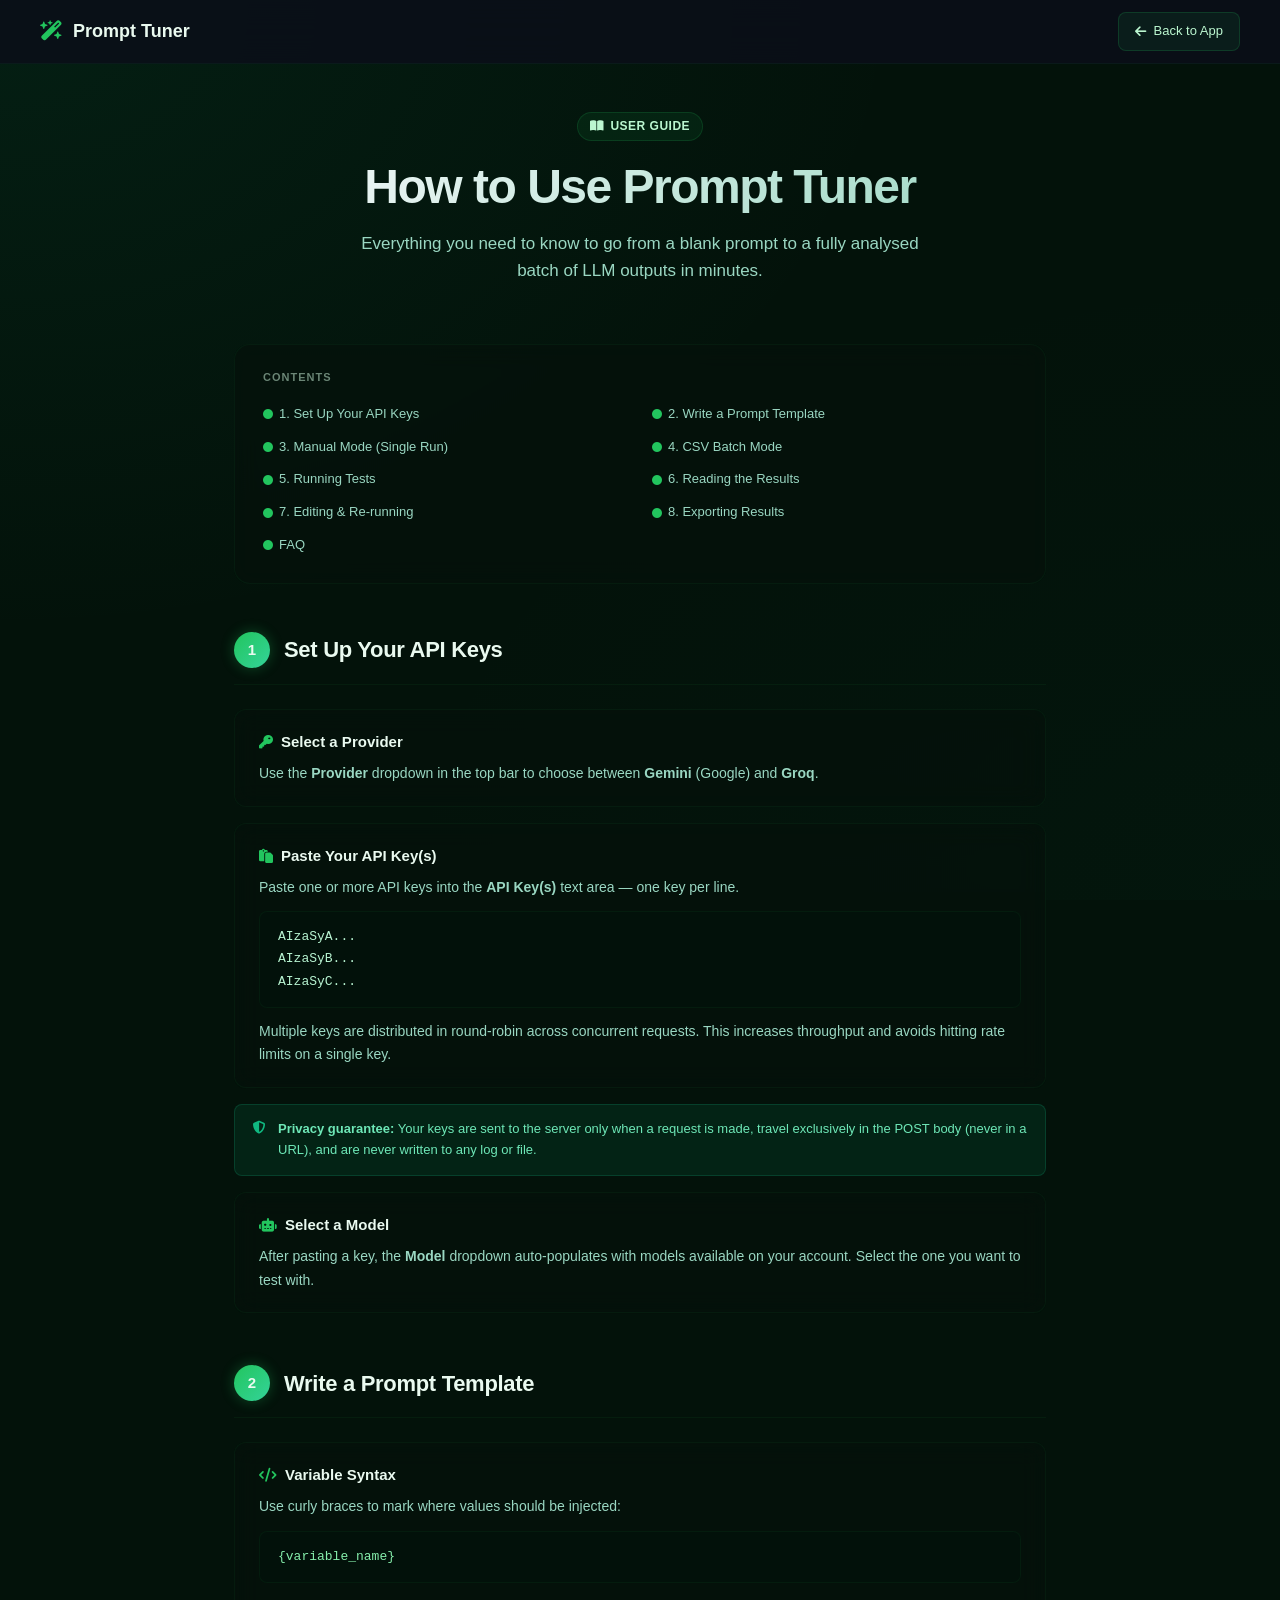
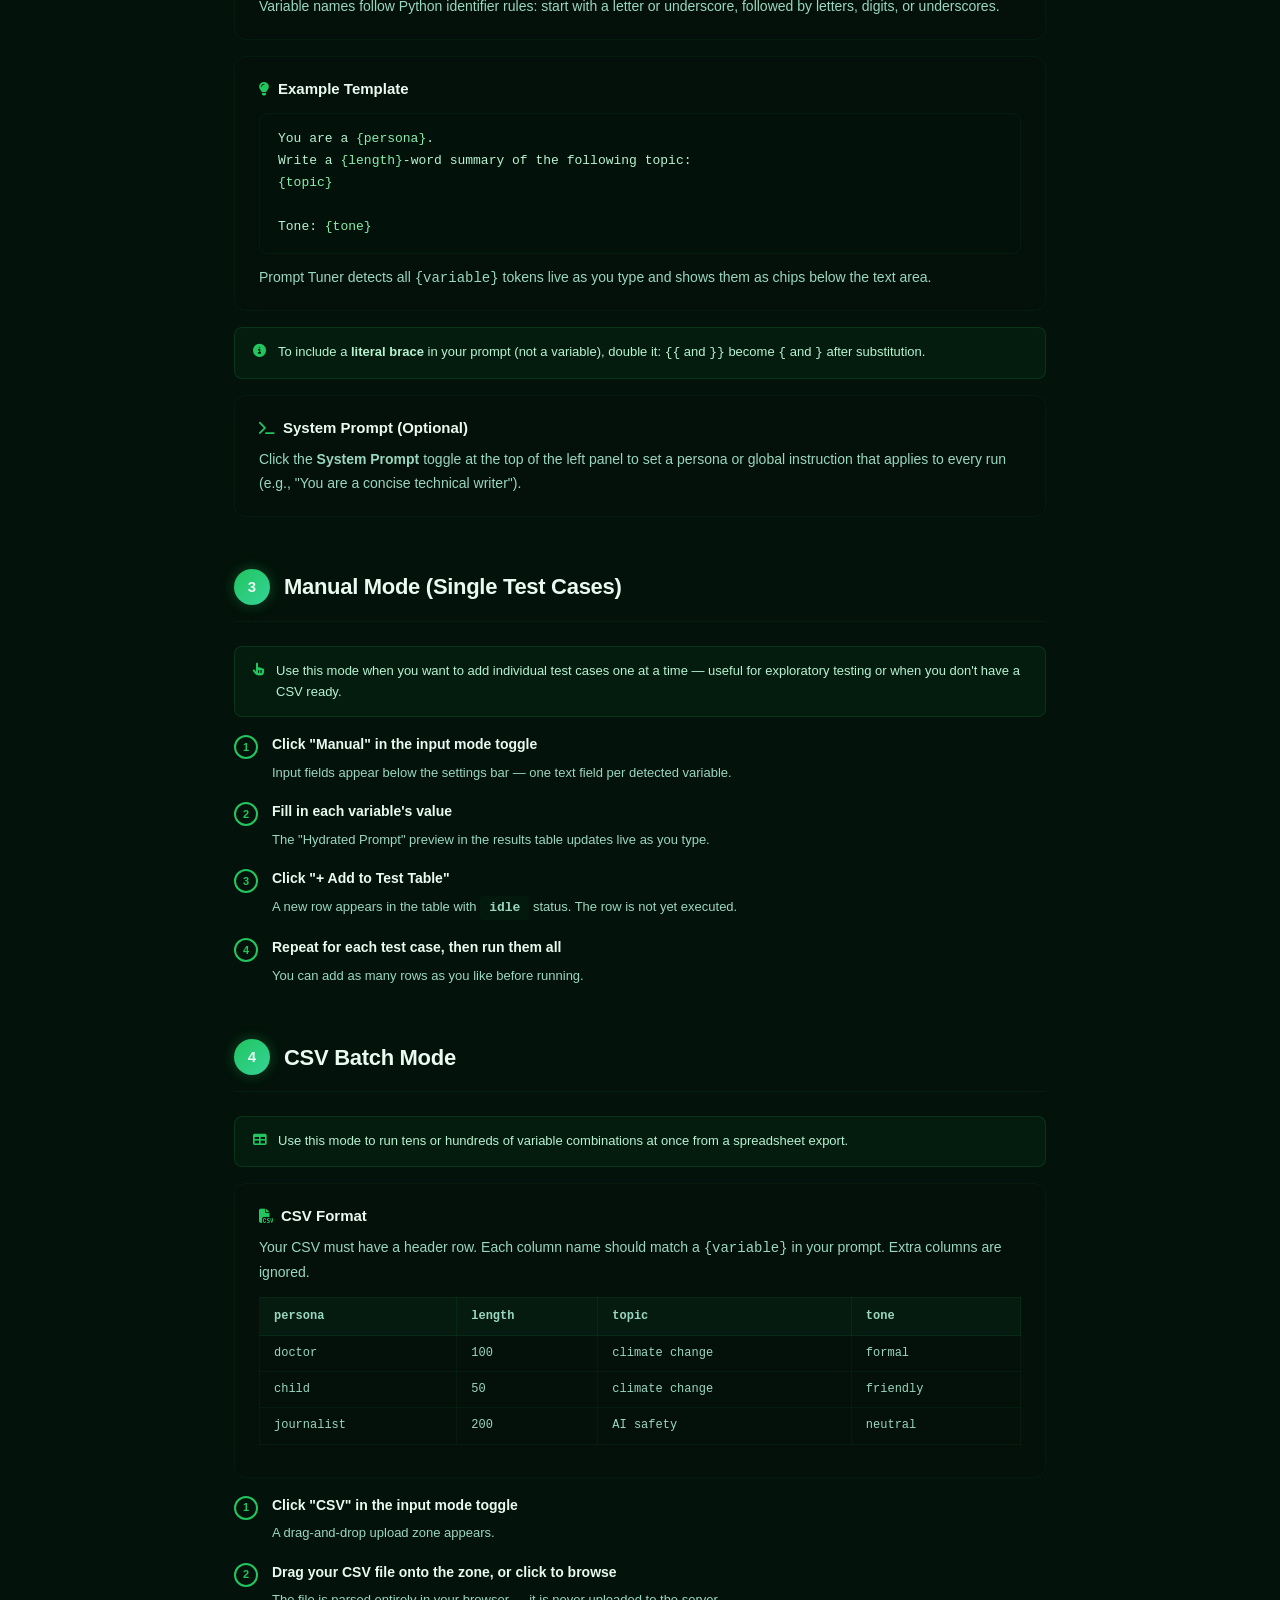
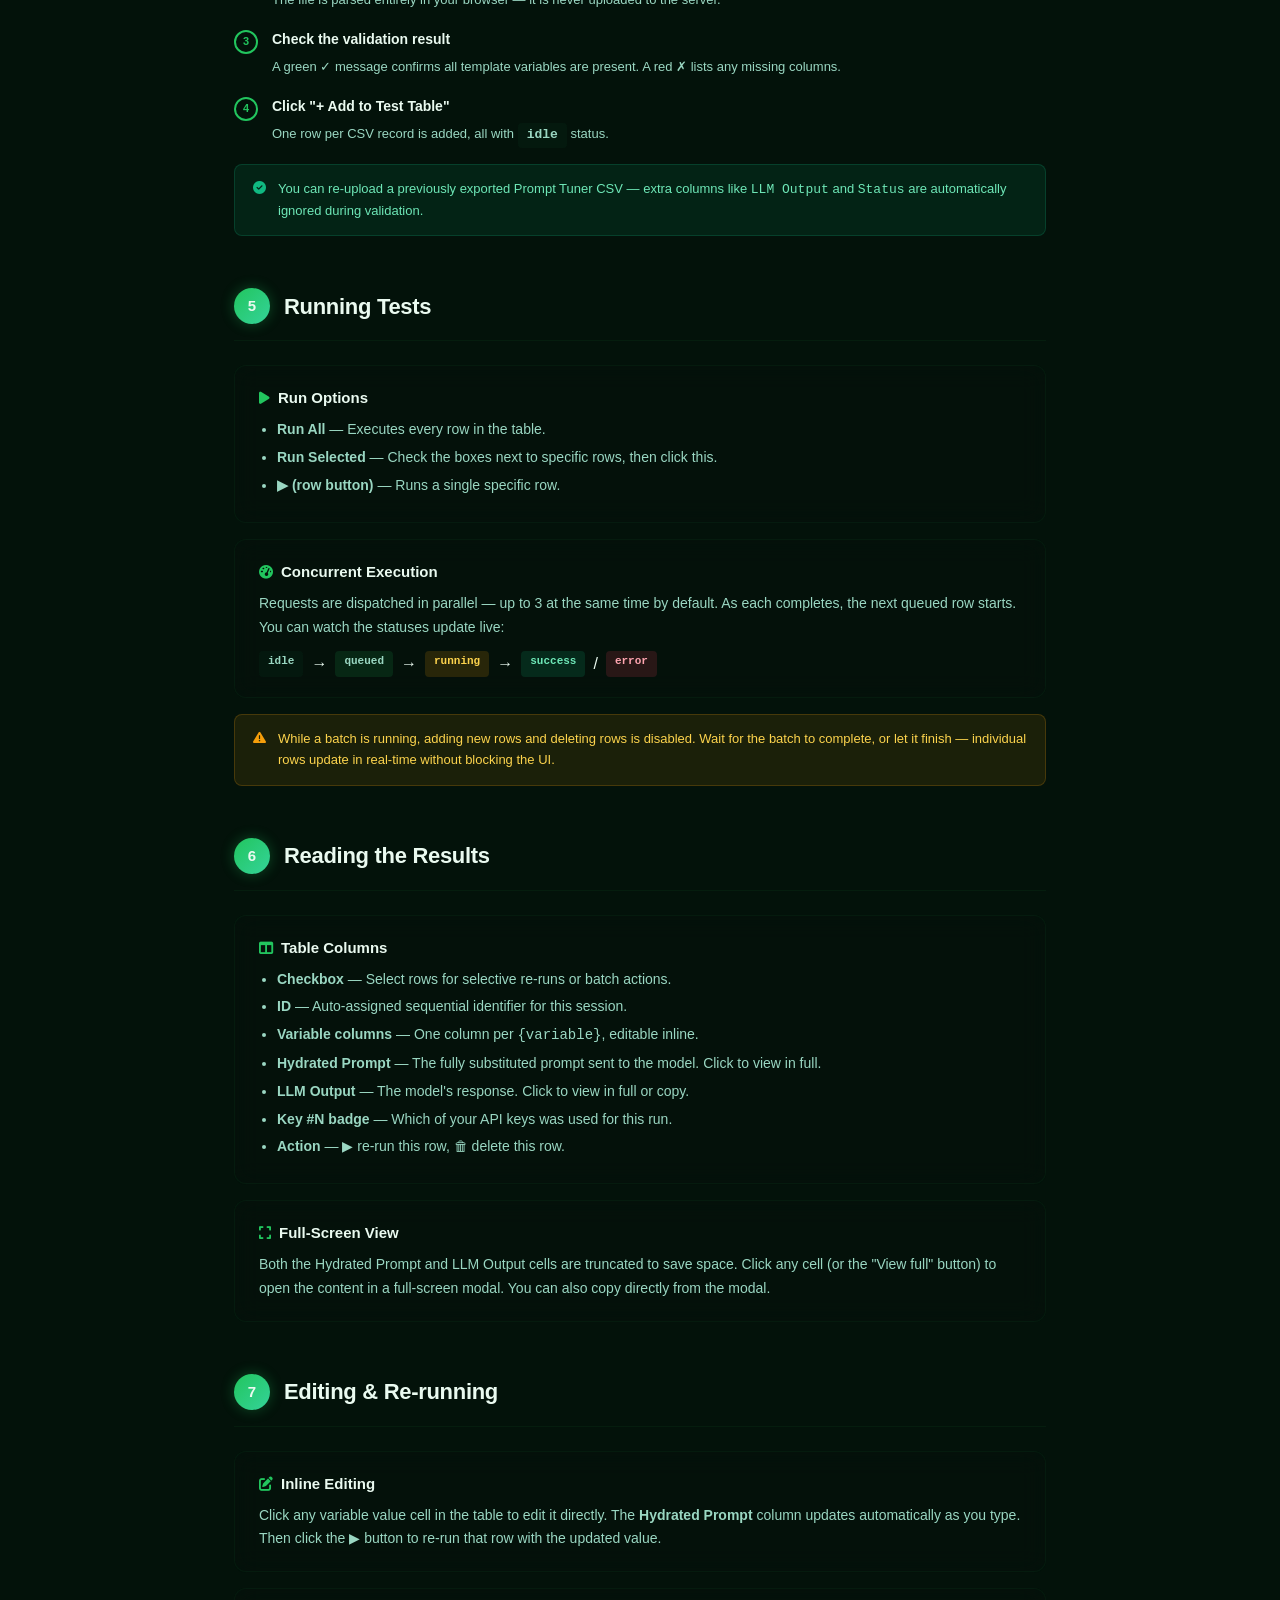
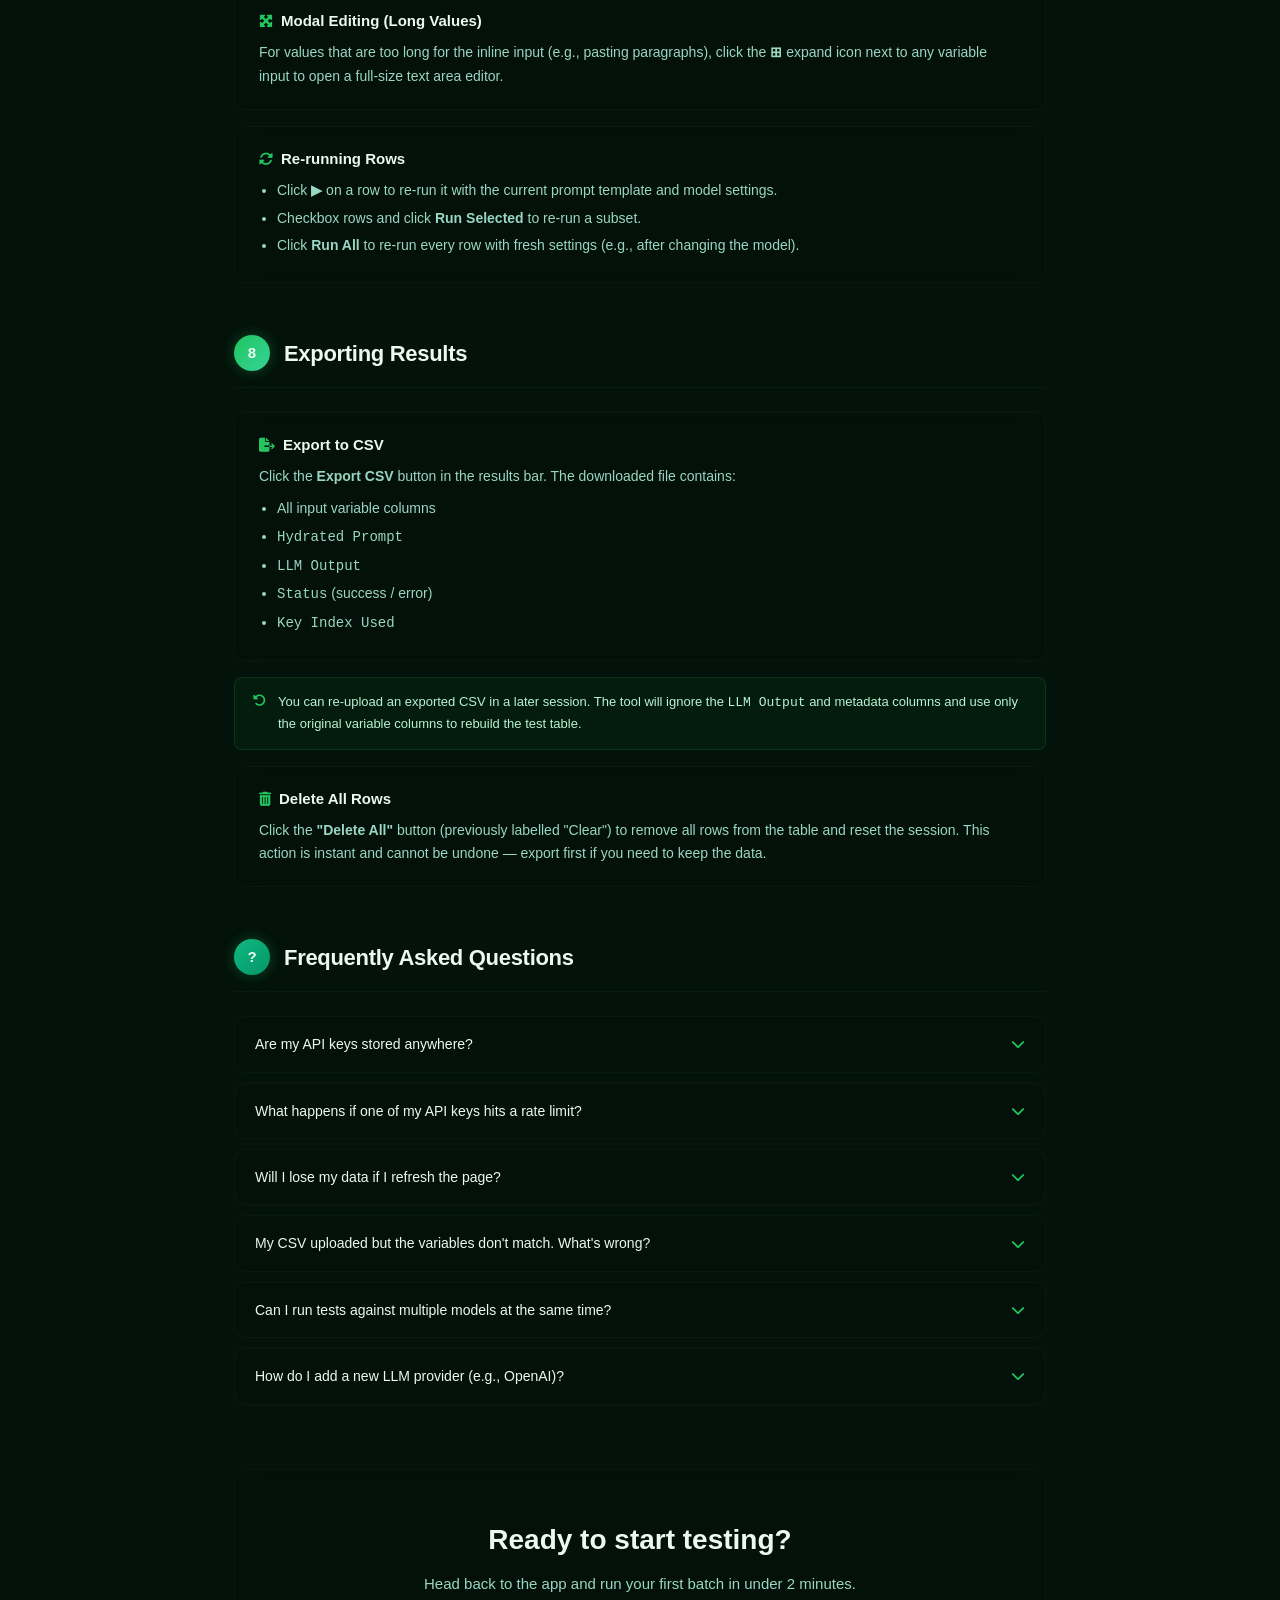
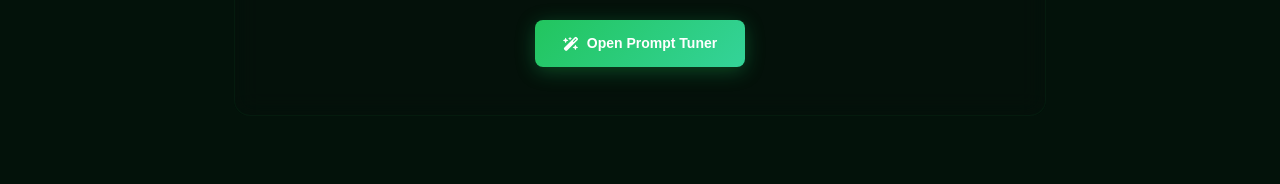
<file: templates/help.html>
<!DOCTYPE html>
<html lang="en">
<head>
    <meta charset="UTF-8">
    <meta name="viewport" content="width=device-width, initial-scale=1.0">
    <title>How to Use — Prompt Tuner</title>
    <meta name="description" content="Step-by-step guide on how to use Prompt Tuner for batch LLM prompt testing.">
    <meta http-equiv="Content-Security-Policy" content="default-src 'self'; script-src 'self' https://cdnjs.cloudflare.com; style-src 'self' 'unsafe-inline' https://cdnjs.cloudflare.com https://fonts.googleapis.com; font-src 'self' https://fonts.gstatic.com https://cdnjs.cloudflare.com; img-src 'self' data:; connect-src 'self'; frame-ancestors 'none'">
    <link rel="preconnect" href="https://fonts.googleapis.com">
    <link rel="preconnect" href="https://fonts.gstatic.com" crossorigin>
    <link href="https://fonts.googleapis.com/css2?family=Inter:wght@300;400;500;600;700&family=Outfit:wght@400;500;600;700;800&family=JetBrains+Mono:wght@400;500&display=swap" rel="stylesheet">
    <link rel="stylesheet" href="https://cdnjs.cloudflare.com/ajax/libs/font-awesome/6.4.0/css/all.min.css">
    <style>
        /* ============================================================
           Design tokens — matches the main app's design system
        ============================================================ */
        :root {
            --bg-main: #03120a;
            --bg-card: rgba(6, 18, 12, 0.66);
            --border-color: rgba(34, 197, 94, 0.06);
            --primary: #22c55e;
            --primary-hover: #16a34a;
            --primary-glow: rgba(34, 197, 94, 0.32);
            --success: #10b981;
            --warning: #f59e0b;
            --error: #f43f5e;
            --text-primary: #eafaf0;
            --text-secondary: #9ad7c2;
            --text-muted: #6b8676;
            --font-heading: 'Outfit', sans-serif;
            --font-body: 'Inter', sans-serif;
            --font-mono: 'JetBrains Mono', monospace;
            --radius-sm: 8px;
            --radius-md: 12px;
            --radius-lg: 16px;
        }

        * { box-sizing: border-box; margin: 0; padding: 0; }

        body {
            background-color: var(--bg-main);
            background-image:
                radial-gradient(at 0% 0%, rgba(16, 185, 129, 0.08) 0px, transparent 50%),
                radial-gradient(at 100% 100%, rgba(6, 120, 80, 0.04) 0px, transparent 50%);
            background-attachment: fixed;
            color: var(--text-primary);
            font-family: var(--font-body);
            line-height: 1.6;
        }

        /* ============================================================
           Top Nav
        ============================================================ */
        .top-nav {
            position: sticky;
            top: 0;
            z-index: 100;
            background: rgba(11, 15, 25, 0.85);
            backdrop-filter: blur(16px);
            -webkit-backdrop-filter: blur(16px);
            border-bottom: 1px solid var(--border-color);
            padding: 12px 40px;
            display: flex;
            align-items: center;
            justify-content: space-between;
        }

        .nav-brand {
            display: flex;
            align-items: center;
            gap: 10px;
            text-decoration: none;
            color: var(--text-primary);
        }

        .nav-brand i { color: var(--primary); font-size: 20px; }

        .nav-brand span {
            font-family: var(--font-heading);
            font-size: 18px;
            font-weight: 700;
        }

        .nav-back {
            display: flex;
            align-items: center;
            gap: 8px;
            background: rgba(34, 197, 94, 0.08);
            border: 1px solid rgba(34, 197, 94, 0.18);
            color: #bbf7d0;
            text-decoration: none;
            padding: 8px 16px;
            border-radius: var(--radius-sm);
            font-size: 13px;
            font-weight: 500;
            transition: all 0.2s ease;
        }

        .nav-back:hover {
            background: rgba(34, 197, 94, 0.16);
            transform: translateX(-2px);
        }

        /* ============================================================
           Page layout
        ============================================================ */
        .page-wrapper {
            max-width: 860px;
            margin: 0 auto;
            padding: 48px 24px 80px;
        }

        /* Hero */
        .hero {
            text-align: center;
            margin-bottom: 60px;
        }

        .hero-badge {
            display: inline-flex;
            align-items: center;
            gap: 6px;
            background: rgba(34, 197, 94, 0.08);
            border: 1px solid rgba(34, 197, 94, 0.16);
            color: #bbf7d0;
            font-size: 12px;
            font-weight: 600;
            padding: 4px 12px;
            border-radius: 20px;
            margin-bottom: 20px;
            letter-spacing: 0.5px;
            text-transform: uppercase;
        }

        .hero h1 {
            font-family: var(--font-heading);
            font-size: 48px;
            font-weight: 800;
            letter-spacing: -1.5px;
            line-height: 1.1;
            margin-bottom: 16px;
            background: linear-gradient(135deg, #f8fafc 0%, var(--text-secondary) 100%);
            -webkit-background-clip: text;
            -webkit-text-fill-color: transparent;
            background-clip: text;
        }

        .hero p {
            font-size: 17px;
            color: var(--text-secondary);
            max-width: 560px;
            margin: 0 auto;
        }

        /* ============================================================
           TOC
        ============================================================ */
        .toc-card {
            background: var(--bg-card);
            border: 1px solid var(--border-color);
            border-radius: var(--radius-lg);
            backdrop-filter: blur(12px);
            padding: 24px 28px;
            margin-bottom: 48px;
        }

        .toc-title {
            font-size: 11px;
            font-weight: 700;
            color: var(--text-muted);
            text-transform: uppercase;
            letter-spacing: 1px;
            margin-bottom: 14px;
        }

        .toc-list {
            list-style: none;
            display: grid;
            grid-template-columns: 1fr 1fr;
            gap: 6px 24px;
        }

        .toc-list a {
            color: var(--text-secondary);
            text-decoration: none;
            font-size: 13px;
            display: flex;
            align-items: center;
            gap: 6px;
            padding: 3px 0;
            transition: color 0.15s ease;
        }
        .toc-list a:hover { color: #b7f3d1; }
        .toc-list a i { font-size: 10px; color: var(--primary); }

        /* ============================================================
           Sections
        ============================================================ */
        .section { margin-bottom: 52px; }

        .section-header {
            display: flex;
            align-items: center;
            gap: 14px;
            margin-bottom: 24px;
            padding-bottom: 16px;
            border-bottom: 1px solid var(--border-color);
        }

        .step-num {
            width: 36px;
            height: 36px;
            border-radius: 50%;
            background: linear-gradient(135deg, var(--primary), #34d399);
            display: flex;
            align-items: center;
            justify-content: center;
            font-family: var(--font-heading);
            font-size: 15px;
            font-weight: 700;
            flex-shrink: 0;
            box-shadow: 0 0 14px var(--primary-glow);
        }

        .section-header h2 {
            font-family: var(--font-heading);
            font-size: 22px;
            font-weight: 700;
            letter-spacing: -0.3px;
        }

        /* ============================================================
           Cards inside sections
        ============================================================ */
        .info-card {
            background: var(--bg-card);
            border: 1px solid var(--border-color);
            border-radius: var(--radius-md);
            backdrop-filter: blur(12px);
            padding: 20px 24px;
            margin-bottom: 16px;
        }

        .info-card h3 {
            font-family: var(--font-heading);
            font-size: 15px;
            font-weight: 600;
            margin-bottom: 8px;
            display: flex;
            align-items: center;
            gap: 8px;
        }

        .info-card h3 i { color: var(--primary); font-size: 14px; }

        .info-card p, .info-card li {
            font-size: 14px;
            color: var(--text-secondary);
            line-height: 1.7;
        }

        .info-card ul { padding-left: 18px; }
        .info-card ul li { margin-bottom: 4px; }

        /* Code / example blocks */
        .code-block {
            background: #02110a;
            border: 1px solid rgba(34,197,94,0.06);
            border-radius: var(--radius-sm);
            padding: 14px 18px;
            margin: 12px 0;
            font-family: var(--font-mono);
            font-size: 13px;
            color: #b7f3d1;
            overflow-x: auto;
            line-height: 1.7;
        }

        .code-block .var { color: #86efac; }
        .code-block .comment { color: var(--text-muted); font-style: italic; }

        /* Callout boxes */
        .callout {
            display: flex;
            gap: 12px;
            padding: 14px 18px;
            border-radius: var(--radius-sm);
            font-size: 13px;
            line-height: 1.6;
            margin-bottom: 16px;
        }

        .callout i { flex-shrink: 0; margin-top: 2px; }

        .callout-tip {
            background: rgba(34, 197, 94, 0.06);
            border: 1px solid rgba(34, 197, 94, 0.14);
            color: #b7f3d1;
        }
        .callout-tip i { color: var(--primary); }

        .callout-success {
            background: rgba(16, 185, 129, 0.1);
            border: 1px solid rgba(16, 185, 129, 0.2);
            color: #6ee7b7;
        }
        .callout-success i { color: var(--success); }

        .callout-warning {
            background: rgba(245, 158, 11, 0.1);
            border: 1px solid rgba(245, 158, 11, 0.2);
            color: #fcd34d;
        }
        .callout-warning i { color: var(--warning); }

        /* Step list */
        .step-list { list-style: none; padding: 0; }
        .step-list li {
            display: flex;
            gap: 14px;
            margin-bottom: 16px;
        }
        .step-list .dot {
            width: 24px;
            height: 24px;
            border-radius: 50%;
            border: 2px solid var(--primary);
            display: flex;
            align-items: center;
            justify-content: center;
            font-size: 11px;
            font-weight: 700;
            color: var(--primary);
            flex-shrink: 0;
            margin-top: 2px;
        }
        .step-list .content { flex: 1; }
        .step-list .content strong {
            display: block;
            font-size: 14px;
            margin-bottom: 3px;
            color: var(--text-primary);
        }
        .step-list .content span {
            font-size: 13px;
            color: var(--text-secondary);
        }

        /* Status badges */
        .badge {
            display: inline-block;
            padding: 2px 9px;
            border-radius: 4px;
            font-size: 11px;
            font-weight: 600;
            font-family: var(--font-mono);
        }
        .badge-idle { background: rgba(34,197,94,.04); color: var(--text-secondary); }
        .badge-pending { background: rgba(34,197,94,.12); color: var(--text-secondary); }
        .badge-running { background: rgba(245,158,11,.15); color: #fcd34d; }
        .badge-success { background: rgba(16,185,129,.15); color: #6ee7b7; }
        .badge-error { background: rgba(244,63,94,.15); color: #fda4af; }

        /* CSV format table */
        .csv-table-wrapper { overflow-x: auto; margin: 12px 0; }
        .csv-table {
            width: 100%;
            border-collapse: collapse;
            font-size: 13px;
        }
        .csv-table th {
            background: rgba(34,197,94,.06);
            color: var(--text-secondary);
            padding: 9px 14px;
            text-align: left;
            font-family: var(--font-mono);
            font-size: 12px;
            border: 1px solid rgba(34,197,94,.08);
        }
        .csv-table td {
            padding: 8px 14px;
            border: 1px solid var(--border-color);
            color: var(--text-secondary);
            font-family: var(--font-mono);
            font-size: 12px;
        }

        /* ============================================================
           FAQ
        ============================================================ */
        .faq-item {
            background: var(--bg-card);
            border: 1px solid var(--border-color);
            border-radius: var(--radius-md);
            margin-bottom: 10px;
            overflow: hidden;
        }

        .faq-question {
            width: 100%;
            background: none;
            border: none;
            padding: 16px 20px;
            display: flex;
            align-items: center;
            justify-content: space-between;
            cursor: pointer;
            color: var(--text-primary);
            font-family: var(--font-body);
            font-size: 14px;
            font-weight: 500;
            text-align: left;
            transition: background 0.15s ease;
            list-style: none;
        }
        
        .faq-question::-webkit-details-marker {
            display: none;
        }

        .faq-question:hover { background: rgba(255,255,255,.03); }
        .faq-question i { color: var(--primary); transition: transform 0.2s ease; }
        .faq-item[open] .faq-question i { transform: rotate(180deg); }

        .faq-answer {
            padding: 0 20px 16px;
            font-size: 13px;
            color: var(--text-secondary);
            line-height: 1.7;
            border-top: 1px solid var(--border-color);
            padding-top: 14px;
        }

        /* ============================================================
           Footer CTA
        ============================================================ */
        .footer-cta {
            text-align: center;
            margin-top: 64px;
            padding: 48px 32px;
            background: var(--bg-card);
            border: 1px solid var(--border-color);
            border-radius: var(--radius-lg);
            backdrop-filter: blur(12px);
        }

        .footer-cta h2 {
            font-family: var(--font-heading);
            font-size: 28px;
            font-weight: 700;
            margin-bottom: 10px;
        }

        .footer-cta p {
            color: var(--text-secondary);
            font-size: 15px;
            margin-bottom: 24px;
        }

        .btn-primary {
            display: inline-flex;
            align-items: center;
            gap: 8px;
            background: linear-gradient(135deg, var(--primary), #34d399);
            color: #fff;
            text-decoration: none;
            padding: 12px 28px;
            border-radius: var(--radius-sm);
            font-size: 14px;
            font-weight: 600;
            transition: all 0.2s ease;
            box-shadow: 0 4px 20px var(--primary-glow);
        }

        .btn-primary:hover {
            transform: translateY(-2px);
            box-shadow: 0 6px 28px var(--primary-glow);
        }
    </style>
</head>
<body>

<!-- Top Nav -->
<nav class="top-nav">
    <a href="/" class="nav-brand">
        <i class="fa-solid fa-wand-magic-sparkles"></i>
        <span>Prompt Tuner</span>
    </a>
    <a href="/" class="nav-back">
        <i class="fa-solid fa-arrow-left"></i>
        Back to App
    </a>
</nav>

<div class="page-wrapper">

    <!-- Hero -->
    <div class="hero">
        <div class="hero-badge"><i class="fa-solid fa-book-open"></i> User Guide</div>
        <h1>How to Use Prompt Tuner</h1>
        <p>Everything you need to know to go from a blank prompt to a fully analysed batch of LLM outputs in minutes.</p>
    </div>

    <!-- Table of Contents -->
    <div class="toc-card">
        <div class="toc-title">Contents</div>
        <ul class="toc-list">
            <li><a href="#step1"><i class="fa-solid fa-circle"></i> 1. Set Up Your API Keys</a></li>
            <li><a href="#step2"><i class="fa-solid fa-circle"></i> 2. Write a Prompt Template</a></li>
            <li><a href="#step3"><i class="fa-solid fa-circle"></i> 3. Manual Mode (Single Run)</a></li>
            <li><a href="#step4"><i class="fa-solid fa-circle"></i> 4. CSV Batch Mode</a></li>
            <li><a href="#step5"><i class="fa-solid fa-circle"></i> 5. Running Tests</a></li>
            <li><a href="#step6"><i class="fa-solid fa-circle"></i> 6. Reading the Results</a></li>
            <li><a href="#step7"><i class="fa-solid fa-circle"></i> 7. Editing & Re-running</a></li>
            <li><a href="#step8"><i class="fa-solid fa-circle"></i> 8. Exporting Results</a></li>
            <li><a href="#faq"><i class="fa-solid fa-circle"></i> FAQ</a></li>
        </ul>
    </div>

    <!-- =========================================================== -->
    <!-- Step 1: API Keys -->
    <!-- =========================================================== -->
    <div class="section" id="step1">
        <div class="section-header">
            <div class="step-num">1</div>
            <h2>Set Up Your API Keys</h2>
        </div>

        <div class="info-card">
            <h3><i class="fa-solid fa-key"></i> Select a Provider</h3>
            <p>Use the <strong>Provider</strong> dropdown in the top bar to choose between <strong>Gemini</strong> (Google) and <strong>Groq</strong>.</p>
        </div>

        <div class="info-card">
            <h3><i class="fa-solid fa-paste"></i> Paste Your API Key(s)</h3>
            <p>Paste one or more API keys into the <strong>API Key(s)</strong> text area — one key per line.</p>
            <div class="code-block">AIzaSyA...<br>AIzaSyB...<br>AIzaSyC...</div>
            <p style="margin-top:10px">Multiple keys are distributed in round-robin across concurrent requests. This increases throughput and avoids hitting rate limits on a single key.</p>
        </div>

        <div class="callout callout-success">
            <i class="fa-solid fa-shield-halved"></i>
            <span><strong>Privacy guarantee:</strong> Your keys are sent to the server only when a request is made, travel exclusively in the POST body (never in a URL), and are never written to any log or file.</span>
        </div>

        <div class="info-card">
            <h3><i class="fa-solid fa-robot"></i> Select a Model</h3>
            <p>After pasting a key, the <strong>Model</strong> dropdown auto-populates with models available on your account. Select the one you want to test with.</p>
        </div>
    </div>

    <!-- =========================================================== -->
    <!-- Step 2: Template -->
    <!-- =========================================================== -->
    <div class="section" id="step2">
        <div class="section-header">
            <div class="step-num">2</div>
            <h2>Write a Prompt Template</h2>
        </div>

        <div class="info-card">
            <h3><i class="fa-solid fa-code"></i> Variable Syntax</h3>
            <p>Use curly braces to mark where values should be injected:</p>
            <div class="code-block"><span class="var">{variable_name}</span></div>
            <p style="margin-top:10px">Variable names follow Python identifier rules: start with a letter or underscore, followed by letters, digits, or underscores.</p>
        </div>

        <div class="info-card">
            <h3><i class="fa-solid fa-lightbulb"></i> Example Template</h3>
            <div class="code-block">You are a <span class="var">{persona}</span>.<br>Write a <span class="var">{length}</span>-word summary of the following topic:<br><span class="var">{topic}</span><br><br>Tone: <span class="var">{tone}</span></div>
            <p style="margin-top:10px">Prompt Tuner detects all <code style="font-family: var(--font-mono); color:var(--text-secondary)">{variable}</code> tokens live as you type and shows them as chips below the text area.</p>
        </div>

        <div class="callout callout-tip">
            <i class="fa-solid fa-circle-info"></i>
            <span>To include a <strong>literal brace</strong> in your prompt (not a variable), double it: <code style="font-family: var(--font-mono)">&#123;&#123;</code> and <code style="font-family: var(--font-mono)">&#125;&#125;</code> become <code style="font-family: var(--font-mono)">&#123;</code> and <code style="font-family: var(--font-mono)">&#125;</code> after substitution.</span>
        </div>

        <div class="info-card">
            <h3><i class="fa-solid fa-terminal"></i> System Prompt (Optional)</h3>
            <p>Click the <strong>System Prompt</strong> toggle at the top of the left panel to set a persona or global instruction that applies to every run (e.g., "You are a concise technical writer").</p>
        </div>
    </div>

    <!-- =========================================================== -->
    <!-- Step 3: Manual Mode -->
    <!-- =========================================================== -->
    <div class="section" id="step3">
        <div class="section-header">
            <div class="step-num">3</div>
            <h2>Manual Mode (Single Test Cases)</h2>
        </div>

        <div class="callout callout-tip">
            <i class="fa-solid fa-hand-pointer"></i>
            <span>Use this mode when you want to add individual test cases one at a time — useful for exploratory testing or when you don't have a CSV ready.</span>
        </div>

        <ul class="step-list">
            <li>
                <div class="dot">1</div>
                <div class="content">
                    <strong>Click "Manual" in the input mode toggle</strong>
                    <span>Input fields appear below the settings bar — one text field per detected variable.</span>
                </div>
            </li>
            <li>
                <div class="dot">2</div>
                <div class="content">
                    <strong>Fill in each variable's value</strong>
                    <span>The "Hydrated Prompt" preview in the results table updates live as you type.</span>
                </div>
            </li>
            <li>
                <div class="dot">3</div>
                <div class="content">
                    <strong>Click "+ Add to Test Table"</strong>
                    <span>A new row appears in the table with <span class="badge badge-idle">idle</span> status. The row is not yet executed.</span>
                </div>
            </li>
            <li>
                <div class="dot">4</div>
                <div class="content">
                    <strong>Repeat for each test case, then run them all</strong>
                    <span>You can add as many rows as you like before running.</span>
                </div>
            </li>
        </ul>
    </div>

    <!-- =========================================================== -->
    <!-- Step 4: CSV Mode -->
    <!-- =========================================================== -->
    <div class="section" id="step4">
        <div class="section-header">
            <div class="step-num">4</div>
            <h2>CSV Batch Mode</h2>
        </div>

        <div class="callout callout-tip">
            <i class="fa-solid fa-table"></i>
            <span>Use this mode to run tens or hundreds of variable combinations at once from a spreadsheet export.</span>
        </div>

        <div class="info-card">
            <h3><i class="fa-solid fa-file-csv"></i> CSV Format</h3>
            <p>Your CSV must have a header row. Each column name should match a <code style="font-family: var(--font-mono); color:var(--text-secondary)">{variable}</code> in your prompt. Extra columns are ignored.</p>
            <div class="csv-table-wrapper">
                <table class="csv-table">
                    <thead>
                        <tr><th>persona</th><th>length</th><th>topic</th><th>tone</th></tr>
                    </thead>
                    <tbody>
                        <tr><td>doctor</td><td>100</td><td>climate change</td><td>formal</td></tr>
                        <tr><td>child</td><td>50</td><td>climate change</td><td>friendly</td></tr>
                        <tr><td>journalist</td><td>200</td><td>AI safety</td><td>neutral</td></tr>
                    </tbody>
                </table>
            </div>
        </div>

        <ul class="step-list">
            <li>
                <div class="dot">1</div>
                <div class="content">
                    <strong>Click "CSV" in the input mode toggle</strong>
                    <span>A drag-and-drop upload zone appears.</span>
                </div>
            </li>
            <li>
                <div class="dot">2</div>
                <div class="content">
                    <strong>Drag your CSV file onto the zone, or click to browse</strong>
                    <span>The file is parsed entirely in your browser — it is never uploaded to the server.</span>
                </div>
            </li>
            <li>
                <div class="dot">3</div>
                <div class="content">
                    <strong>Check the validation result</strong>
                    <span>A green ✓ message confirms all template variables are present. A red ✗ lists any missing columns.</span>
                </div>
            </li>
            <li>
                <div class="dot">4</div>
                <div class="content">
                    <strong>Click "+ Add to Test Table"</strong>
                    <span>One row per CSV record is added, all with <span class="badge badge-idle">idle</span> status.</span>
                </div>
            </li>
        </ul>

        <div class="callout callout-success">
            <i class="fa-solid fa-circle-check"></i>
            <span>You can re-upload a previously exported Prompt Tuner CSV — extra columns like <code style="font-family:var(--font-mono)">LLM Output</code> and <code style="font-family:var(--font-mono)">Status</code> are automatically ignored during validation.</span>
        </div>
    </div>

    <!-- =========================================================== -->
    <!-- Step 5: Running Tests -->
    <!-- =========================================================== -->
    <div class="section" id="step5">
        <div class="section-header">
            <div class="step-num">5</div>
            <h2>Running Tests</h2>
        </div>

        <div class="info-card">
            <h3><i class="fa-solid fa-play"></i> Run Options</h3>
            <ul>
                <li><strong>Run All</strong> — Executes every row in the table.</li>
                <li><strong>Run Selected</strong> — Check the boxes next to specific rows, then click this.</li>
                <li><strong>▶ (row button)</strong> — Runs a single specific row.</li>
            </ul>
        </div>

        <div class="info-card">
            <h3><i class="fa-solid fa-gauge-high"></i> Concurrent Execution</h3>
            <p>Requests are dispatched in parallel — up to 3 at the same time by default. As each completes, the next queued row starts. You can watch the statuses update live:</p>
            <div style="display:flex; gap:8px; flex-wrap:wrap; margin-top:12px;">
                <span class="badge badge-idle">idle</span>
                <span>→</span>
                <span class="badge badge-pending">queued</span>
                <span>→</span>
                <span class="badge badge-running">running</span>
                <span>→</span>
                <span class="badge badge-success">success</span>
                <span>/</span>
                <span class="badge badge-error">error</span>
            </div>
        </div>

        <div class="callout callout-warning">
            <i class="fa-solid fa-triangle-exclamation"></i>
            <span>While a batch is running, adding new rows and deleting rows is disabled. Wait for the batch to complete, or let it finish — individual rows update in real-time without blocking the UI.</span>
        </div>
    </div>

    <!-- =========================================================== -->
    <!-- Step 6: Results -->
    <!-- =========================================================== -->
    <div class="section" id="step6">
        <div class="section-header">
            <div class="step-num">6</div>
            <h2>Reading the Results</h2>
        </div>

        <div class="info-card">
            <h3><i class="fa-solid fa-table-columns"></i> Table Columns</h3>
            <ul>
                <li><strong>Checkbox</strong> — Select rows for selective re-runs or batch actions.</li>
                <li><strong>ID</strong> — Auto-assigned sequential identifier for this session.</li>
                <li><strong>Variable columns</strong> — One column per <code style="font-family:var(--font-mono);color:var(--text-secondary)">{variable}</code>, editable inline.</li>
                <li><strong>Hydrated Prompt</strong> — The fully substituted prompt sent to the model. Click to view in full.</li>
                <li><strong>LLM Output</strong> — The model's response. Click to view in full or copy.</li>
                <li><strong>Key #N badge</strong> — Which of your API keys was used for this run.</li>
                <li><strong>Action</strong> — ▶ re-run this row, 🗑 delete this row.</li>
            </ul>
        </div>

        <div class="info-card">
            <h3><i class="fa-solid fa-expand"></i> Full-Screen View</h3>
            <p>Both the Hydrated Prompt and LLM Output cells are truncated to save space. Click any cell (or the "View full" button) to open the content in a full-screen modal. You can also copy directly from the modal.</p>
        </div>
    </div>

    <!-- =========================================================== -->
    <!-- Step 7: Editing & Re-running -->
    <!-- =========================================================== -->
    <div class="section" id="step7">
        <div class="section-header">
            <div class="step-num">7</div>
            <h2>Editing & Re-running</h2>
        </div>

        <div class="info-card">
            <h3><i class="fa-solid fa-pen-to-square"></i> Inline Editing</h3>
            <p>Click any variable value cell in the table to edit it directly. The <strong>Hydrated Prompt</strong> column updates automatically as you type. Then click the ▶ button to re-run that row with the updated value.</p>
        </div>

        <div class="info-card">
            <h3><i class="fa-solid fa-expand-arrows-alt"></i> Modal Editing (Long Values)</h3>
            <p>For values that are too long for the inline input (e.g., pasting paragraphs), click the <strong>⊞</strong> expand icon next to any variable input to open a full-size text area editor.</p>
        </div>

        <div class="info-card">
            <h3><i class="fa-solid fa-rotate"></i> Re-running Rows</h3>
            <ul>
                <li>Click <strong>▶</strong> on a row to re-run it with the current prompt template and model settings.</li>
                <li>Checkbox rows and click <strong>Run Selected</strong> to re-run a subset.</li>
                <li>Click <strong>Run All</strong> to re-run every row with fresh settings (e.g., after changing the model).</li>
            </ul>
        </div>
    </div>

    <!-- =========================================================== -->
    <!-- Step 8: Exporting -->
    <!-- =========================================================== -->
    <div class="section" id="step8">
        <div class="section-header">
            <div class="step-num">8</div>
            <h2>Exporting Results</h2>
        </div>

        <div class="info-card">
            <h3><i class="fa-solid fa-file-export"></i> Export to CSV</h3>
            <p>Click the <strong>Export CSV</strong> button in the results bar. The downloaded file contains:</p>
            <ul style="margin-top: 8px;">
                <li>All input variable columns</li>
                <li><code style="font-family:var(--font-mono);color:var(--text-secondary)">Hydrated Prompt</code></li>
                <li><code style="font-family:var(--font-mono);color:var(--text-secondary)">LLM Output</code></li>
                <li><code style="font-family:var(--font-mono);color:var(--text-secondary)">Status</code> (success / error)</li>
                <li><code style="font-family:var(--font-mono);color:var(--text-secondary)">Key Index Used</code></li>
            </ul>
        </div>

        <div class="callout callout-tip">
            <i class="fa-solid fa-rotate-left"></i>
            <span>You can re-upload an exported CSV in a later session. The tool will ignore the <code style="font-family:var(--font-mono)">LLM Output</code> and metadata columns and use only the original variable columns to rebuild the test table.</span>
        </div>

        <div class="info-card">
            <h3><i class="fa-solid fa-trash-can"></i> Delete All Rows</h3>
            <p>Click the <strong>"Delete All"</strong> button (previously labelled "Clear") to remove all rows from the table and reset the session. This action is instant and cannot be undone — export first if you need to keep the data.</p>
        </div>
    </div>

    <!-- =========================================================== -->
    <!-- FAQ -->
    <!-- =========================================================== -->
    <div class="section" id="faq">
        <div class="section-header">
            <div class="step-num" style="background: linear-gradient(135deg, #10b981, #059669);">?</div>
            <h2>Frequently Asked Questions</h2>
        </div>

        <details class="faq-item">
            <summary class="faq-question">
                Are my API keys stored anywhere?
                <i class="fa-solid fa-chevron-down"></i>
            </summary>
            <div class="faq-answer">
                No. Keys are stored only in your browser's <code>localStorage</code> on your own device and are sent to the server only inside the POST request body when you trigger a run. The server never writes keys to logs, files, or a database. They exist in server memory for the duration of the API call only (~1–5 seconds), then are garbage collected.
            </div>
        </details>

        <details class="faq-item">
            <summary class="faq-question">
                What happens if one of my API keys hits a rate limit?
                <i class="fa-solid fa-chevron-down"></i>
            </summary>
            <div class="faq-answer">
                The backend automatically detects rate-limit errors (HTTP 429) and rotates to the next key in your list. After a 300ms pause, it retries with the next key. If all keys fail, the row shows an <span class="badge badge-error">error</span> status with details.
            </div>
        </details>

        <details class="faq-item">
            <summary class="faq-question">
                Will I lose my data if I refresh the page?
                <i class="fa-solid fa-chevron-down"></i>
            </summary>
            <div class="faq-answer">
                Your <strong>prompt template, system prompt, API keys, provider, and model</strong> are auto-saved to <code>localStorage</code> and restored on the next page load. However, the <strong>results table</strong> is held in memory only — export to CSV before refreshing if you need to keep results.
            </div>
        </details>

        <details class="faq-item">
            <summary class="faq-question">
                My CSV uploaded but the variables don't match. What's wrong?
                <i class="fa-solid fa-chevron-down"></i>
            </summary>
            <div class="faq-answer">
                The CSV column headers must exactly match the <code style="font-family:var(--font-mono)">{variable}</code> names in your prompt template — case-sensitive, no spaces (unless the variable itself has spaces). Check the red validation message — it lists exactly which columns are missing.
            </div>
        </details>

        <details class="faq-item">
            <summary class="faq-question">
                Can I run tests against multiple models at the same time?
                <i class="fa-solid fa-chevron-down"></i>
            </summary>
            <div class="faq-answer">
                Not in the current version — the app targets one model per session. A workaround is to run and export for Model A, change the model setting, then run and export for Model B, and combine the CSVs in a spreadsheet tool.
            </div>
        </details>

        <details class="faq-item">
            <summary class="faq-question">
                How do I add a new LLM provider (e.g., OpenAI)?
                <i class="fa-solid fa-chevron-down"></i>
            </summary>
            <div class="faq-answer">
                Create a new file in the <code>providers/</code> folder that extends <code>LLMProvider</code>, implement <code>_call()</code>, <code>_parse_response()</code>, and <code>list_models()</code>, then add one entry to <code>providers/registry.py</code>. No other files change. See the README for a full example.
            </div>
        </details>
    </div>

    <!-- Footer CTA -->
    <div class="footer-cta">
        <h2>Ready to start testing?</h2>
        <p>Head back to the app and run your first batch in under 2 minutes.</p>
        <a href="/" class="btn-primary">
            <i class="fa-solid fa-wand-magic-sparkles"></i>
            Open Prompt Tuner
        </a>
    </div>

</div><!-- /.page-wrapper -->

</body>
</html>
</file>
